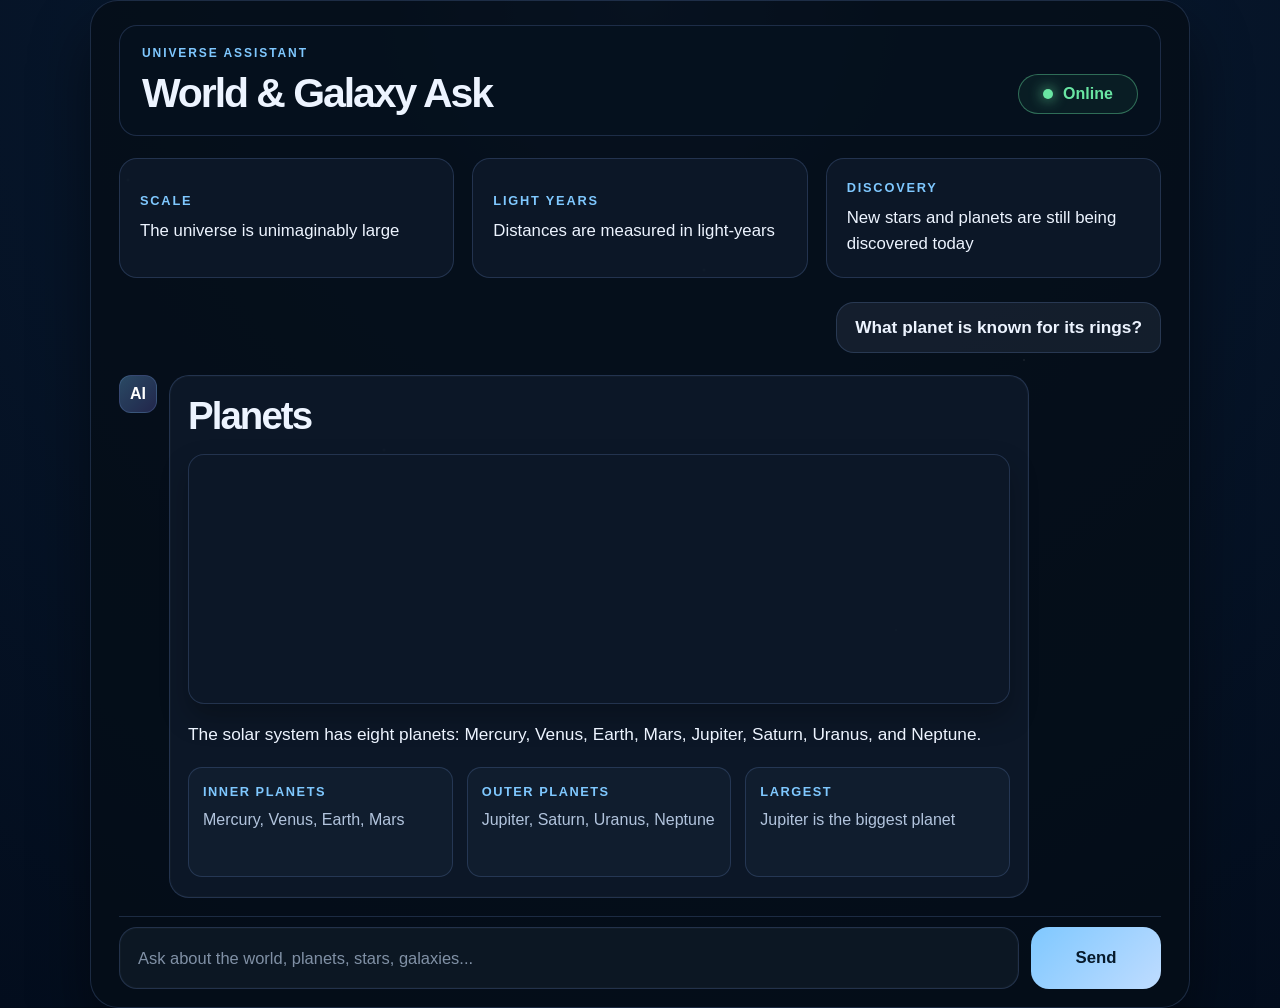
<file: index.html>
<!DOCTYPE html>
<html lang="en">
  <head>
    <meta charset="UTF-8" />
    <meta name="viewport" content="width=device-width, initial-scale=1.0" />
    <title>World & Galaxy Ask</title>
    <link rel="stylesheet" href="style.css" />
  </head>
  <body>
    <div class="stars"></div>

    <div class="app-shell">
      <header class="topbar">
        <div class="eyebrow">UNIVERSE ASSISTANT</div>
        <div class="title-row">
          <h1>World & Galaxy Ask</h1>

          <div class="online-pill">
            <span class="dot"></span>
            Online
          </div>
        </div>
      </header>

      <section class="stat-cards">
        <div class="stat-card">
          <h3>SCALE</h3>
          <p>The universe is unimaginably large</p>
        </div>
        <div class="stat-card">
          <h3>LIGHT YEARS</h3>
          <p>Distances are measured in light-years</p>
        </div>
        <div class="stat-card">
          <h3>DISCOVERY</h3>
          <p>New stars and planets are still being discovered today</p>
        </div>
      </section>

      <section id="chat" class="chat" aria-live="polite">
        <div class="message user">
          <div class="bubble">What planet is known for its rings?</div>
        </div>

        <div class="message bot">
          <div class="avatar">AI</div>

          <div class="bot-content">
            <h2>Planets</h2>
            <div
              class="hero-image"
              style="background-image: url('https://images.unsplash.com/photo-1614732414444-096e5f1122d5?auto=format&fit=crop&w=1200&q=80');"
            ></div>

            <p>
              The solar system has eight planets: Mercury, Venus, Earth, Mars,
              Jupiter, Saturn, Uranus, and Neptune.
            </p>

            <div class="fact-grid">
              <div class="fact-box">
                <h4>INNER PLANETS</h4>
                <p>Mercury, Venus, Earth, Mars</p>
              </div>
              <div class="fact-box">
                <h4>OUTER PLANETS</h4>
                <p>Jupiter, Saturn, Uranus, Neptune</p>
              </div>
              <div class="fact-box">
                <h4>LARGEST</h4>
                <p>Jupiter is the biggest planet</p>
              </div>
            </div>
          </div>
        </div>
      </section>

      <form id="chat-form" class="composer">
        <input
          id="question"
          type="text"
          placeholder="Ask about the world, planets, stars, galaxies..."
          autocomplete="off"
        />
        <button type="submit">Send</button>
      </form>
    </div>

    <script src="script.js"></script>
  </body>
</html>
</file>
<file: style.css>
:root {
  --bg-deep: #030d1d;
  --bg-mid: #061c30;
  --panel: rgba(10, 22, 35, 0.9);
  --panel-strong: rgba(12, 26, 40, 0.96);
  --line: rgba(140, 175, 255, 0.18);
  --text: #edf4ff;
  --muted: #b2c4dd;
  --blue: #7fc8ff;
  --blue-strong: #64b4ff;
  --purple: #8a7dff;
  --green: #69e6a3;
  --shadow: rgba(0, 0, 0, 0.45);
}

* { box-sizing: border-box; }

html, body {
  margin: 0;
  min-height: 100%;
  font-family: "Segoe UI", Tahoma, Geneva, Verdana, sans-serif;
  background: radial-gradient(circle at top, #122848 0%, #08192f 22%, var(--bg-deep) 100%);
  color: var(--text);
}

body {
  min-height: 100vh;
  display: grid;
  place-items: center;
  overflow: hidden;
  position: relative;
}

.stars {
  position: fixed;
  inset: 0;
  pointer-events: none;
  background-image:
    radial-gradient(2px 2px at 10% 20%, rgba(255,255,255,0.9) 0, transparent 100%),
    radial-gradient(2px 2px at 30% 50%, rgba(255,255,255,0.8) 0, transparent 100%),
    radial-gradient(2px 2px at 55% 30%, rgba(255,255,255,0.9) 0, transparent 100%),
    radial-gradient(1.5px 1.5px at 70% 70%, rgba(255,255,255,0.8) 0, transparent 100%),
    radial-gradient(1.5px 1.5px at 80% 40%, rgba(255,255,255,0.8) 0, transparent 100%);
  opacity: 0.8;
}

.app-shell {
  position: relative;
  z-index: 1;
  width: min(1100px, 92vw);
  min-height: 760px;
  background: rgba(5, 14, 24, 0.82);
  border: 1px solid var(--line);
  border-radius: 28px;
  box-shadow: 0 30px 60px var(--shadow);
  overflow: hidden;
  padding: 24px 28px 18px;
}

.topbar {
  border: 1px solid var(--line);
  border-radius: 18px;
  background: rgba(7, 18, 32, 0.8);
  padding: 20px 22px 18px;
  margin-bottom: 22px;
}

.eyebrow {
  font-size: 0.75rem;
  letter-spacing: 0.16em;
  color: var(--blue);
  font-weight: 700;
  margin-bottom: 10px;
}

.title-row {
  display: flex;
  justify-content: space-between;
  align-items: center;
  gap: 18px;
}

h1 {
  margin: 0;
  font-size: clamp(2.2rem, 3.2vw, 3.1rem);
  letter-spacing: -0.05em;
}

.online-pill {
  background: rgba(72, 188, 123, 0.08);
  border: 1px solid rgba(105, 230, 163, 0.4);
  padding: 10px 18px;
  border-radius: 999px;
  color: var(--green);
  font-weight: 700;
  display: flex;
  align-items: center;
  gap: 10px;
  min-width: 120px;
  justify-content: center;
}

.dot {
  width: 10px;
  height: 10px;
  border-radius: 50%;
  background: var(--green);
  box-shadow: 0 0 14px var(--green);
}

.stat-cards {
  display: grid;
  grid-template-columns: repeat(3, minmax(0, 1fr));
  gap: 18px;
  margin-bottom: 24px;
}

.stat-card {
  background: rgba(15, 26, 43, 0.85);
  border: 1px solid var(--line);
  border-radius: 18px;
  min-height: 120px;
  display: flex;
  flex-direction: column;
  justify-content: center;
  padding: 18px 20px;
}

.stat-card h3 {
  margin: 0 0 10px;
  color: var(--blue);
  font-size: 0.8rem;
  letter-spacing: 0.14em;
  font-weight: 800;
}

.stat-card p {
  margin: 0;
  font-size: 1.05rem;
  color: var(--text);
  line-height: 1.5;
}

.chat {
  display: flex;
  flex-direction: column;
  gap: 22px;
  padding: 0;
  margin-bottom: 18px;
}

.message {
  display: flex;
  align-items: flex-start;
  gap: 12px;
}

.message.user {
  justify-content: flex-end;
}

.message.user .bubble {
  background: rgba(132, 147, 176, 0.12);
  border: 1px solid var(--line);
  color: var(--text);
  border-radius: 18px 18px 12px 18px;
  max-width: 520px;
  padding: 14px 18px;
  font-size: 1.08rem;
  font-weight: 600;
  text-align: left;
}

.avatar {
  width: 38px;
  height: 38px;
  border-radius: 12px;
  background: linear-gradient(135deg, rgba(124,200,255,0.32), rgba(138,125,255,0.22));
  border: 1px solid var(--line);
  display: grid;
  place-items: center;
  font-weight: 800;
  color: white;
  flex-shrink: 0;
}

.message.user .avatar {
  display: none;
}

.bot-content {
  background: rgba(15, 26, 43, 0.85);
  border: 1px solid var(--line);
  border-radius: 20px;
  padding: 18px 18px 20px;
  width: min(100%, 860px);
  box-shadow: inset 0 0 0 1px rgba(255,255,255,0.02);
}

.bot-content h2 {
  margin: 0 0 16px;
  font-size: clamp(2rem, 3vw, 2.8rem);
  letter-spacing: -0.05em;
}

.hero-image {
  width: 100%;
  height: 250px;
  border-radius: 16px;
  background-size: cover;
  background-position: center;
  border: 1px solid var(--line);
  box-shadow: 0 14px 28px rgba(0, 0, 0, 0.25);
  margin-bottom: 16px;
}

.bot-content p {
  margin: 0;
  font-size: 1.08rem;
  line-height: 1.7;
  color: var(--text);
}

.fact-grid {
  display: grid;
  grid-template-columns: repeat(3, minmax(0, 1fr));
  gap: 14px;
  margin-top: 18px;
}

.fact-box {
  border: 1px solid var(--line);
  border-radius: 14px;
  background: rgba(17, 31, 48, 0.9);
  padding: 16px 14px;
  min-height: 110px;
}

.fact-box h4 {
  margin: 0 0 8px;
  font-size: 0.8rem;
  letter-spacing: 0.12em;
  color: var(--blue);
  font-weight: 800;
}

.fact-box p {
  margin: 0;
  color: var(--muted);
  line-height: 1.6;
  font-size: 1rem;
}

.composer {
  display: flex;
  align-items: center;
  gap: 12px;
  padding-top: 10px;
  border-top: 1px solid var(--line);
  margin-top: 8px;
}

#question {
  flex: 1;
  height: 62px;
  border-radius: 18px;
  border: 1px solid var(--line);
  background: rgba(14, 25, 38, 0.9);
  color: var(--text);
  padding: 0 18px;
  font-size: 1.03rem;
  outline: none;
  box-shadow: inset 0 0 0 1px rgba(255, 255, 255, 0.02);
}

#question::placeholder {
  color: rgba(178, 196, 221, 0.7);
}

#question:focus {
  border-color: rgba(127, 200, 255, 0.7);
  box-shadow: 0 0 0 4px rgba(127, 200, 255, 0.08);
}

.composer button {
  width: 130px;
  height: 62px;
  border: none;
  border-radius: 18px;
  font-size: 1.05rem;
  font-weight: 800;
  color: #071a2b;
  background: linear-gradient(135deg, var(--blue), #bfdcff);
  cursor: pointer;
  transition: transform 0.15s ease, box-shadow 0.2s ease;
}

.composer button:hover {
  transform: translateY(-1px);
  box-shadow: 0 10px 24px rgba(127, 200, 255, 0.35);
}

@media (max-width: 840px) {
  body {
    overflow: auto;
  }

  .app-shell {
    min-height: auto;
    padding: 16px 16px 18px;
    margin: 18px 12px;
  }

  .title-row {
    flex-direction: column;
    align-items: flex-start;
  }

  .stat-cards,
  .fact-grid {
    grid-template-columns: 1fr;
  }

  .composer {
    flex-direction: column;
    align-items: stretch;
  }

  .composer button {
    width: 100%;
  }
}
</file>
